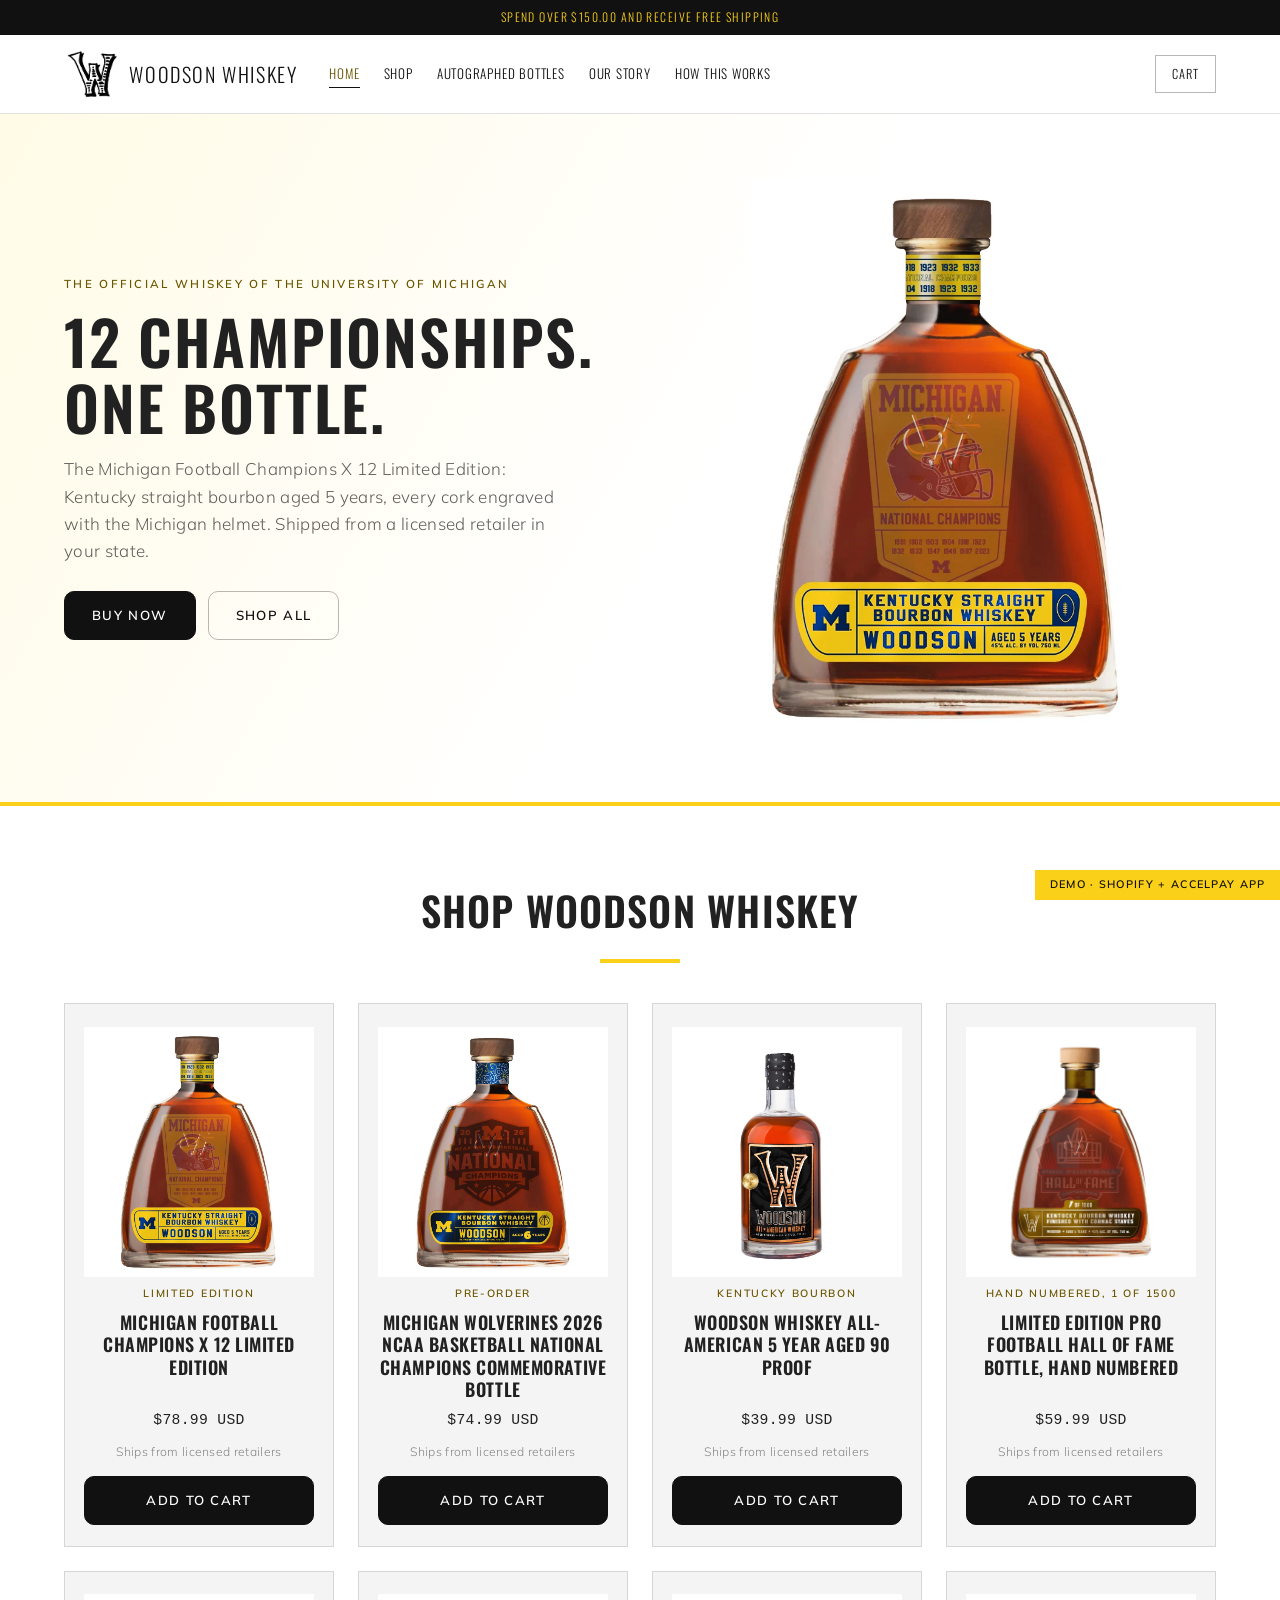
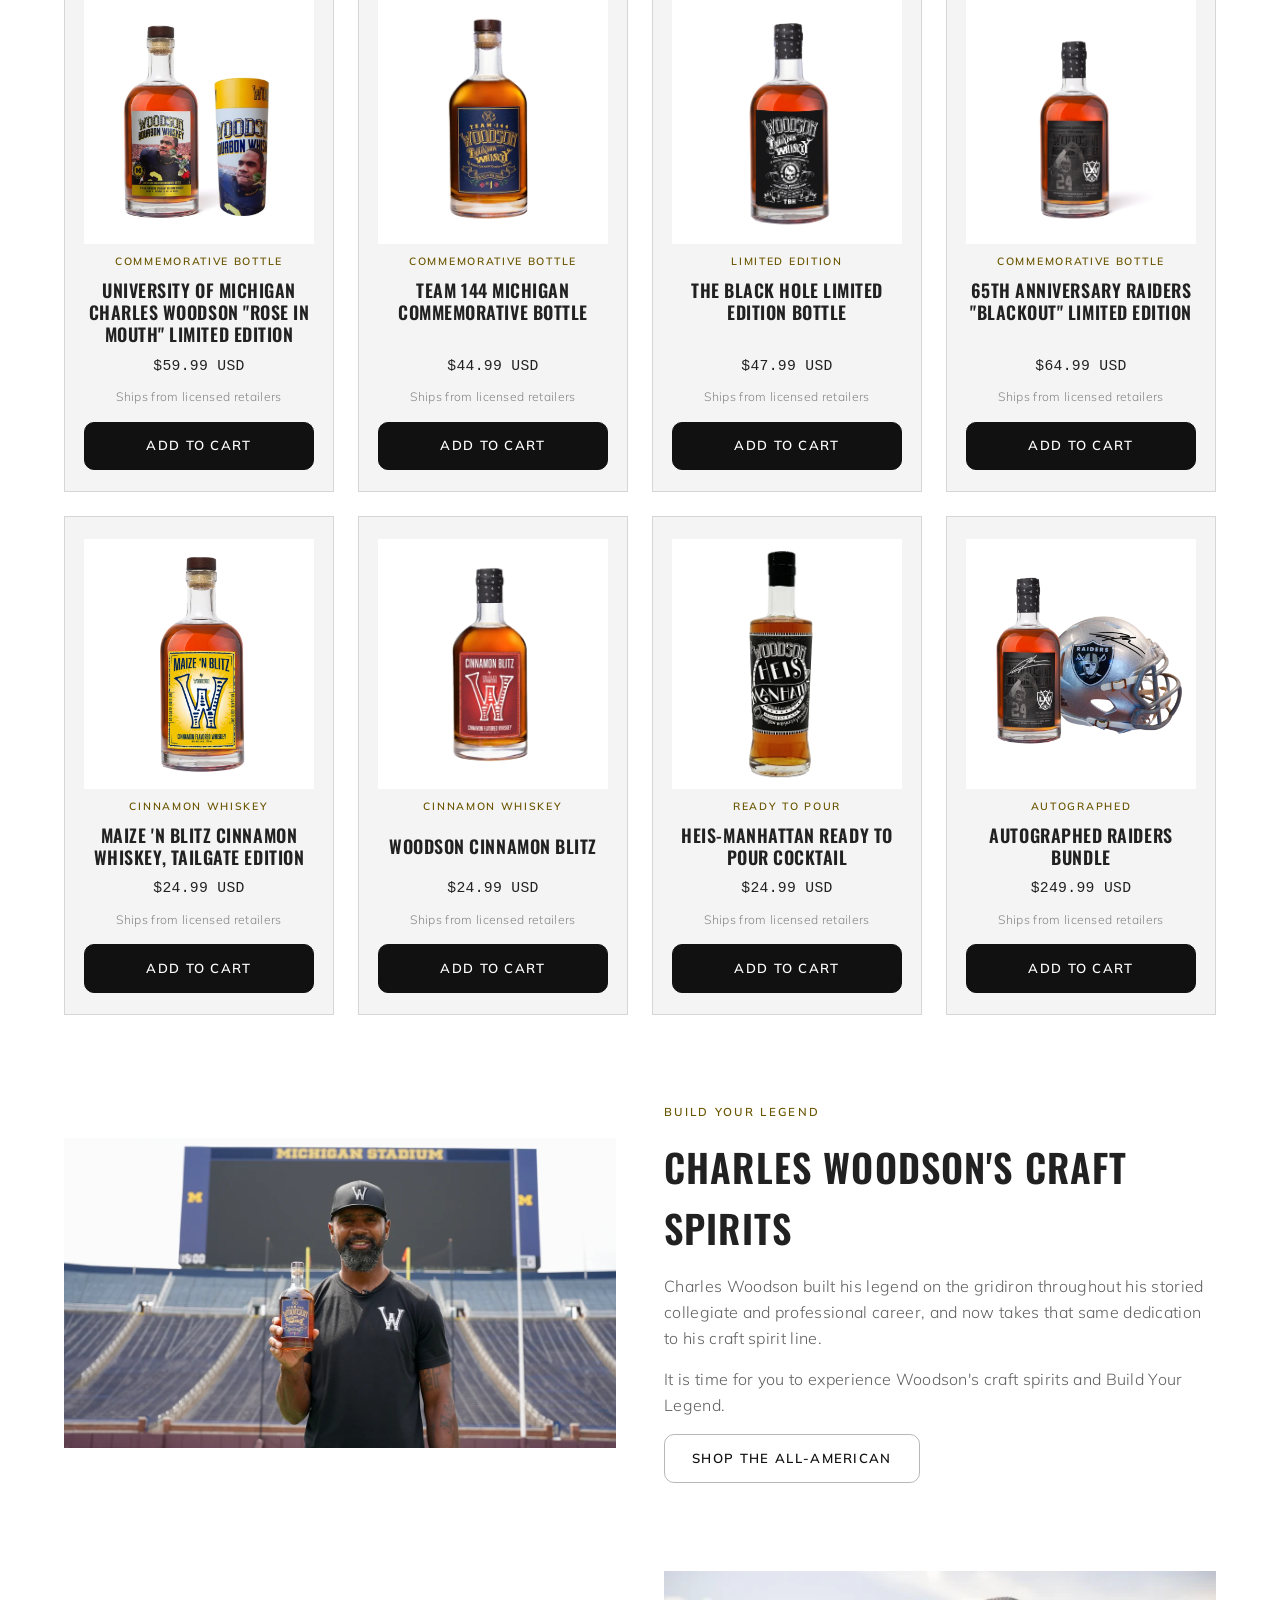
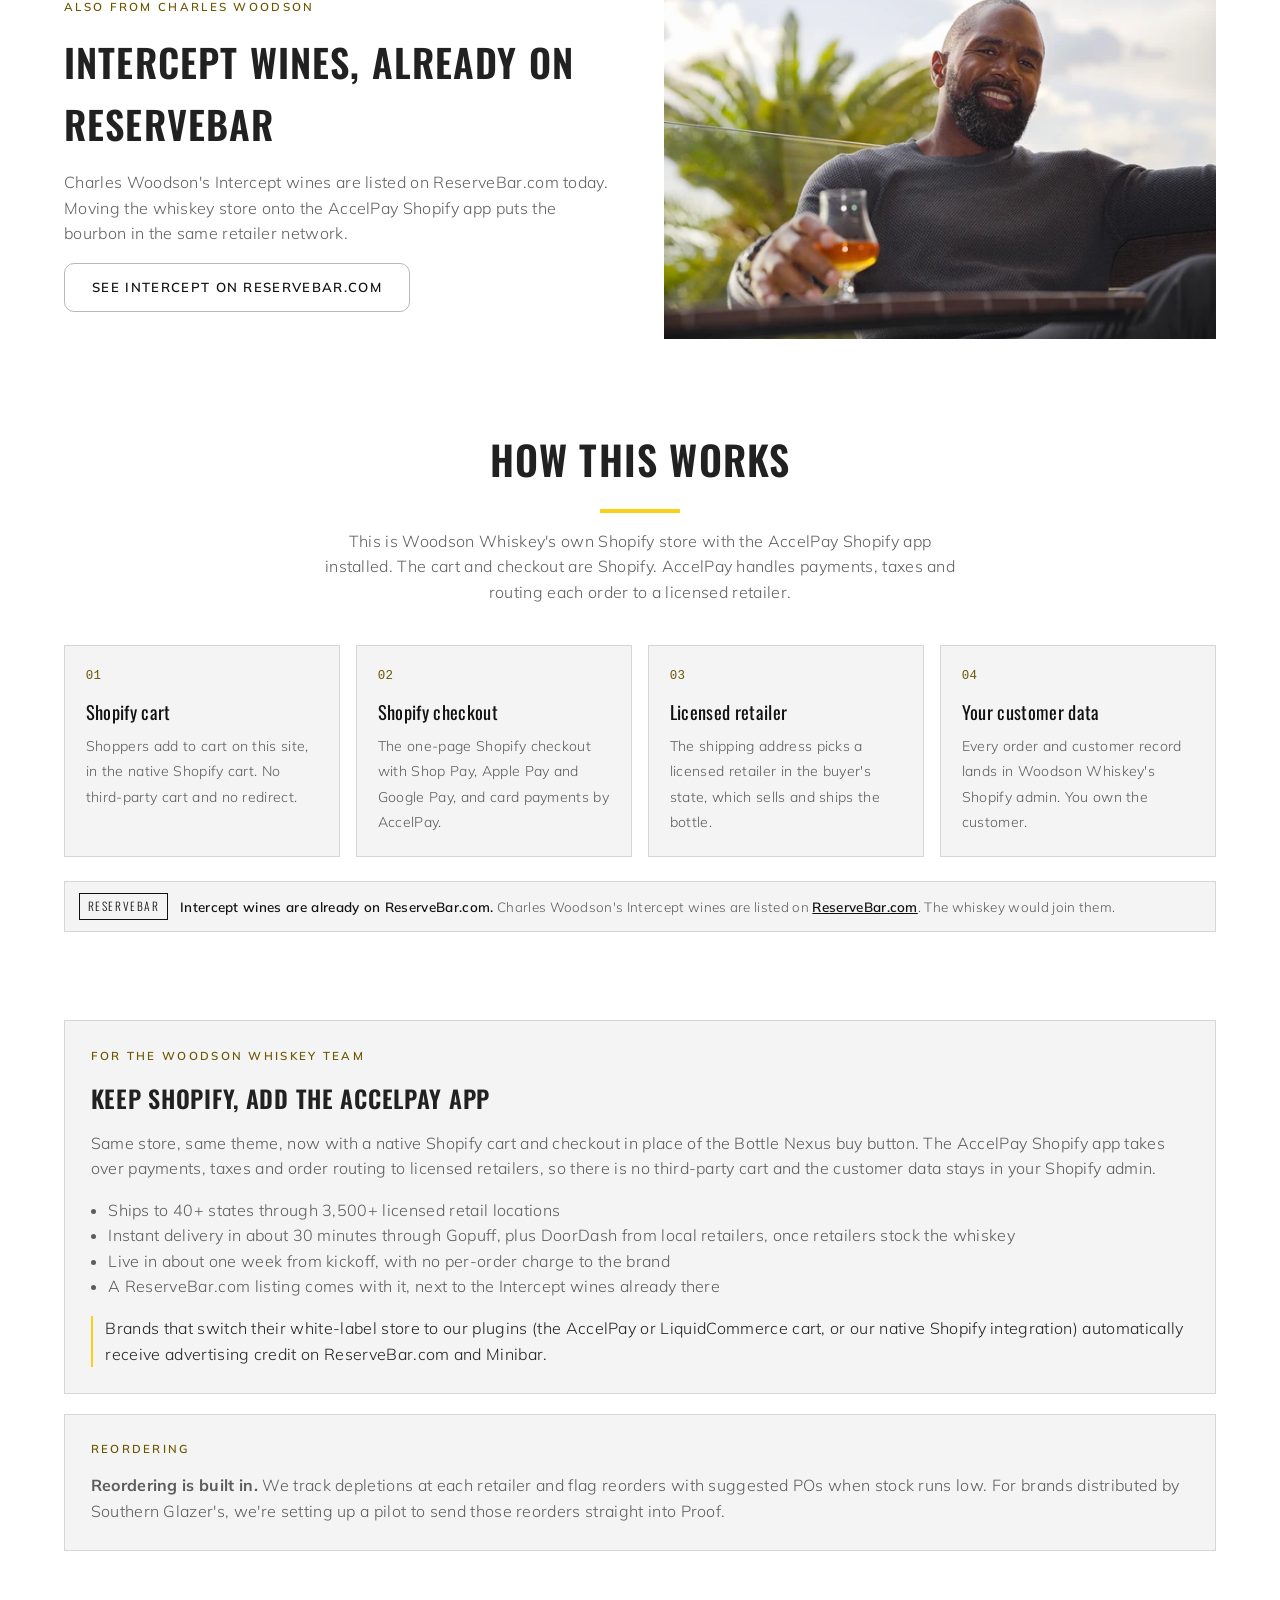
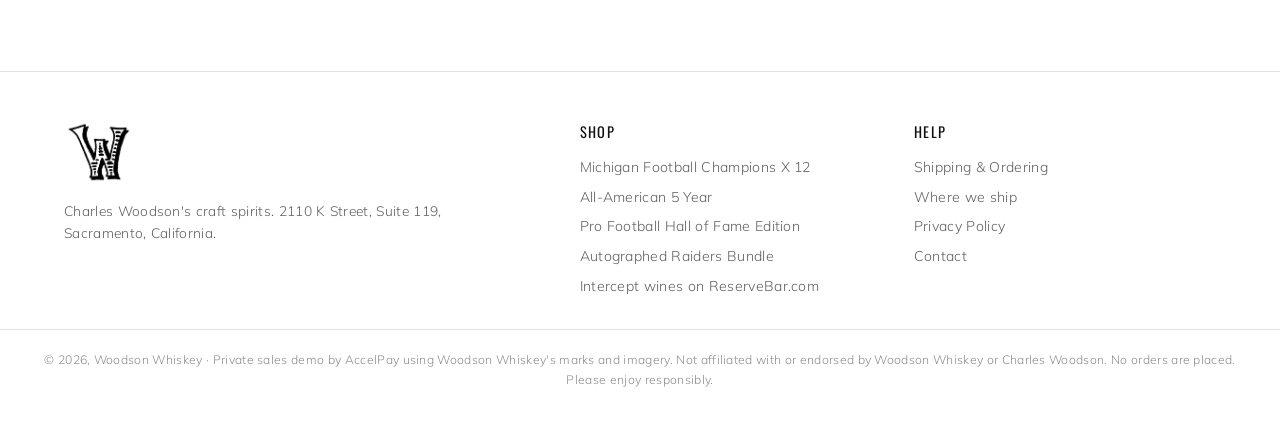
<file: index.html>
<!doctype html>
<html lang="en">
<head>
<meta charset="utf-8">
<meta name="viewport" content="width=device-width,initial-scale=1">
<title>Woodson Whiskey | AccelPay demo</title>
<meta name="robots" content="noindex,nofollow">
<link rel="icon" href="assets/logo.png">
<link rel="preconnect" href="https://fonts.googleapis.com">
<link rel="preconnect" href="https://fonts.gstatic.com" crossorigin>
<link rel="stylesheet" href="https://fonts.googleapis.com/css2?family=Oswald:wght@400;500;600&family=Mulish:wght@300;400;600;700&display=swap">
<link rel="stylesheet" href="styles.css?v=1">
</head>
<body>
<div class="announce">Spend over $150.00 and receive free shipping</div>
<header class="top">
  <div class="hdr">
    <a href="index.html" class="brand-link"><img class="logo" src="assets/logo.png" alt="Woodson Whiskey"><span class="wordmark">Woodson Whiskey</span></a>
    <nav class="main">
      <a href="index.html" aria-current="page">Home</a><a href="index.html#shop">Shop</a><a href="product.html?p=raiders-bundle">Autographed Bottles</a><a href="index.html#story">Our Story</a><a href="index.html#how">How this works</a>
    </nav>
    <div class="hdr-actions">
      <button class="burger" id="burger" aria-label="Menu">&#9776;</button>
      <button class="cart-pill" data-cart-toggle aria-label="Open cart">
        <span class="lbl">Cart</span>
        <span class="count" data-cart-count hidden>0</span>
      </button>
    </div>
  </div>
</header>

<section class="hero">
  <div class="hero-inner">
    <div>
      <div class="eyebrow">The Official Whiskey of the University of Michigan</div>
      <h1>12 Championships. One Bottle.</h1>
      <p>The Michigan Football Champions X 12 Limited Edition: Kentucky straight bourbon aged 5 years, every cork engraved with the Michigan helmet. Shipped from a licensed retailer in your state.</p>
      <div style="display:flex;gap:.75rem;flex-wrap:wrap"><a class="btn" href="product.html">Buy now</a><a class="btn ghost" href="#shop">Shop all</a></div>
    </div>
    <div class="shot"><img src="assets/p-michigan-12.webp" alt="Michigan Football Champions X 12 bottle"></div>
  </div>
</section>

<section class="band" id="shop">
  <div class="section-head">
    <h2>Shop Woodson Whiskey</h2>
    <div class="rule"></div>
    
  </div>
  <div class="grid" id="collection-grid"></div>
</section>

<section class="band" id="story" style="padding-top:1rem">
  <div class="split">
    <img src="assets/hero-2.webp" alt="Charles Woodson at Michigan Stadium">
    <div>
      <div class="eyebrow">Build your legend</div>
      <h2 style="font-size:clamp(1.8rem,4vw,2.4rem);margin:0 0 1rem;text-transform:uppercase">Charles Woodson&#x27;s craft spirits</h2>
      <p>Charles Woodson built his legend on the gridiron throughout his storied collegiate and professional career, and now takes that same dedication to his craft spirit line.</p><p>It is time for you to experience Woodson&#x27;s craft spirits and Build Your Legend.</p>
      <a class="btn ghost" href="product.html?p=all-american">Shop the All-American</a>
    </div>
    
  </div>
</section>
<section class="band" id="" style="padding-top:1rem">
  <div class="split">
    
    <div>
      <div class="eyebrow">Also from Charles Woodson</div>
      <h2 style="font-size:clamp(1.8rem,4vw,2.4rem);margin:0 0 1rem;text-transform:uppercase">Intercept wines, already on ReserveBar</h2>
      <p>Charles Woodson&#x27;s Intercept wines are listed on ReserveBar.com today. Moving the whiskey store onto the AccelPay Shopify app puts the bourbon in the same retailer network.</p>
      <a class="btn ghost" href="https://www.reservebar.com/products/charles-woodsons-intercept-cabernet-sauvignon/GROUPING-1404641">See Intercept on ReserveBar.com</a>
    </div>
    <img src="assets/header.webp" alt="Charles Woodson with a glass of Woodson Whiskey">
  </div>
</section>

<section class="band" id="how" style="padding-top:1rem">
  <div class="section-head">
    <h2>How this works</h2>
    <div class="rule"></div>
    <p>This is Woodson Whiskey's own Shopify store with the AccelPay Shopify app installed. The cart and checkout are Shopify. AccelPay handles payments, taxes and routing each order to a licensed retailer.</p>
  </div>
  <div class="how">
    <div class="step"><span class="n">01</span><b>Shopify cart</b><span>Shoppers add to cart on this site, in the native Shopify cart. No third-party cart and no redirect.</span></div>
    <div class="step"><span class="n">02</span><b>Shopify checkout</b><span>The one-page Shopify checkout with Shop Pay, Apple Pay and Google Pay, and card payments by AccelPay.</span></div>
    <div class="step"><span class="n">03</span><b>Licensed retailer</b><span>The shipping address picks a licensed retailer in the buyer&#x27;s state, which sells and ships the bottle.</span></div>
    <div class="step"><span class="n">04</span><b>Your customer data</b><span>Every order and customer record lands in Woodson Whiskey's Shopify admin. You own the customer.</span></div>
  </div>
  <div class="rb-note" style="margin-top:1.5rem"><span class="rb-mark">ReserveBar</span><span><b>Intercept wines are already on ReserveBar.com.</b> Charles Woodson's Intercept wines are listed on <a href="https://www.reservebar.com/products/charles-woodsons-intercept-cabernet-sauvignon/GROUPING-1404641" target="_blank" rel="noopener">ReserveBar.com</a>. The whiskey would join them.</span></div>
</section>

<section class="band" style="padding-top:1rem">
  <div class="panel">
    <div class="eyebrow">For the Woodson Whiskey team</div>
    <h2>Keep Shopify, add the AccelPay app</h2>
    <p style="margin:0 0 1rem">Same store, same theme, now with a native Shopify cart and checkout in place of the Bottle Nexus buy button. The AccelPay Shopify app takes over payments, taxes and order routing to licensed retailers, so there is no third-party cart and the customer data stays in your Shopify admin.</p>
    <ul style="margin:0 0 1rem;padding-left:1.1rem"><li>Ships to 40+ states through 3,500+ licensed retail locations</li><li>Instant delivery in about 30 minutes through Gopuff, plus DoorDash from local retailers, once retailers stock the whiskey</li><li>Live in about one week from kickoff, with no per-order charge to the brand</li><li>A ReserveBar.com listing comes with it, next to the Intercept wines already there</li></ul>
    <p class="credit">Brands that switch their white-label store to our plugins (the AccelPay or LiquidCommerce cart, or our native Shopify integration) automatically receive advertising credit on ReserveBar.com and Minibar.</p>
  </div>
  <div class="panel">
    <div class="eyebrow">Reordering</div>
    <p style="margin:0" class="reorder"><b>Reordering is built in.</b> We track depletions at each retailer and flag reorders with suggested POs when stock runs low. For brands distributed by Southern Glazer's, we're setting up a pilot to send those reorders straight into Proof.</p>
  </div>
</section>
<footer class="site">
  <div class="ft">
    <div>
      <img src="assets/logo.png" alt="Woodson Whiskey" style="height:64px;width:auto">
      <p style="font-size:.86rem;margin-top:1rem;max-width:24rem;color:var(--muted)">Charles Woodson&#x27;s craft spirits. 2110 K Street, Suite 119, Sacramento, California.</p>
    </div>
    <div><h4>Shop</h4><ul><li><a href="product.html">Michigan Football Champions X 12</a></li><li><a href="product.html?p=all-american">All-American 5 Year</a></li><li><a href="product.html?p=hof">Pro Football Hall of Fame Edition</a></li><li><a href="product.html?p=raiders-bundle">Autographed Raiders Bundle</a></li><li><a href="https://www.reservebar.com/products/charles-woodsons-intercept-cabernet-sauvignon/GROUPING-1404641" target="_blank" rel="noopener">Intercept wines on ReserveBar.com</a></li></ul></div>
    <div><h4>Help</h4><ul>
      <li><a href="index.html#how">Shipping &amp; Ordering</a></li>
      <li><a href="index.html#how">Where we ship</a></li>
      <li><a href="#">Privacy Policy</a></li>
      <li><a href="#">Contact</a></li></ul></div>
  </div>
  <div class="legal-row">
    &copy; 2026, Woodson Whiskey &middot; Private sales demo by AccelPay using Woodson Whiskey's marks and imagery. Not affiliated with or endorsed by Woodson Whiskey or Charles Woodson.
    No orders are placed. Please enjoy responsibly.
  </div>
</footer>

<div class="scrim" id="scrim"></div>
<aside class="drawer" id="drawer" aria-label="Your cart">
  <div class="dh"><h2>Your cart</h2><button class="x" id="drawer-close" aria-label="Close">&times;</button></div>
  <div class="cols"><span>Product</span><span>Total</span></div>
  <div class="items" id="drawer-items"></div>
  <div class="df" id="drawer-foot"></div>
</aside>
<div class="ribbon">Demo &middot; Shopify + AccelPay app</div>
<script src="data.js?v=1"></script>
<script src="app.js?v=1"></script>
</body>
</html>
</file>
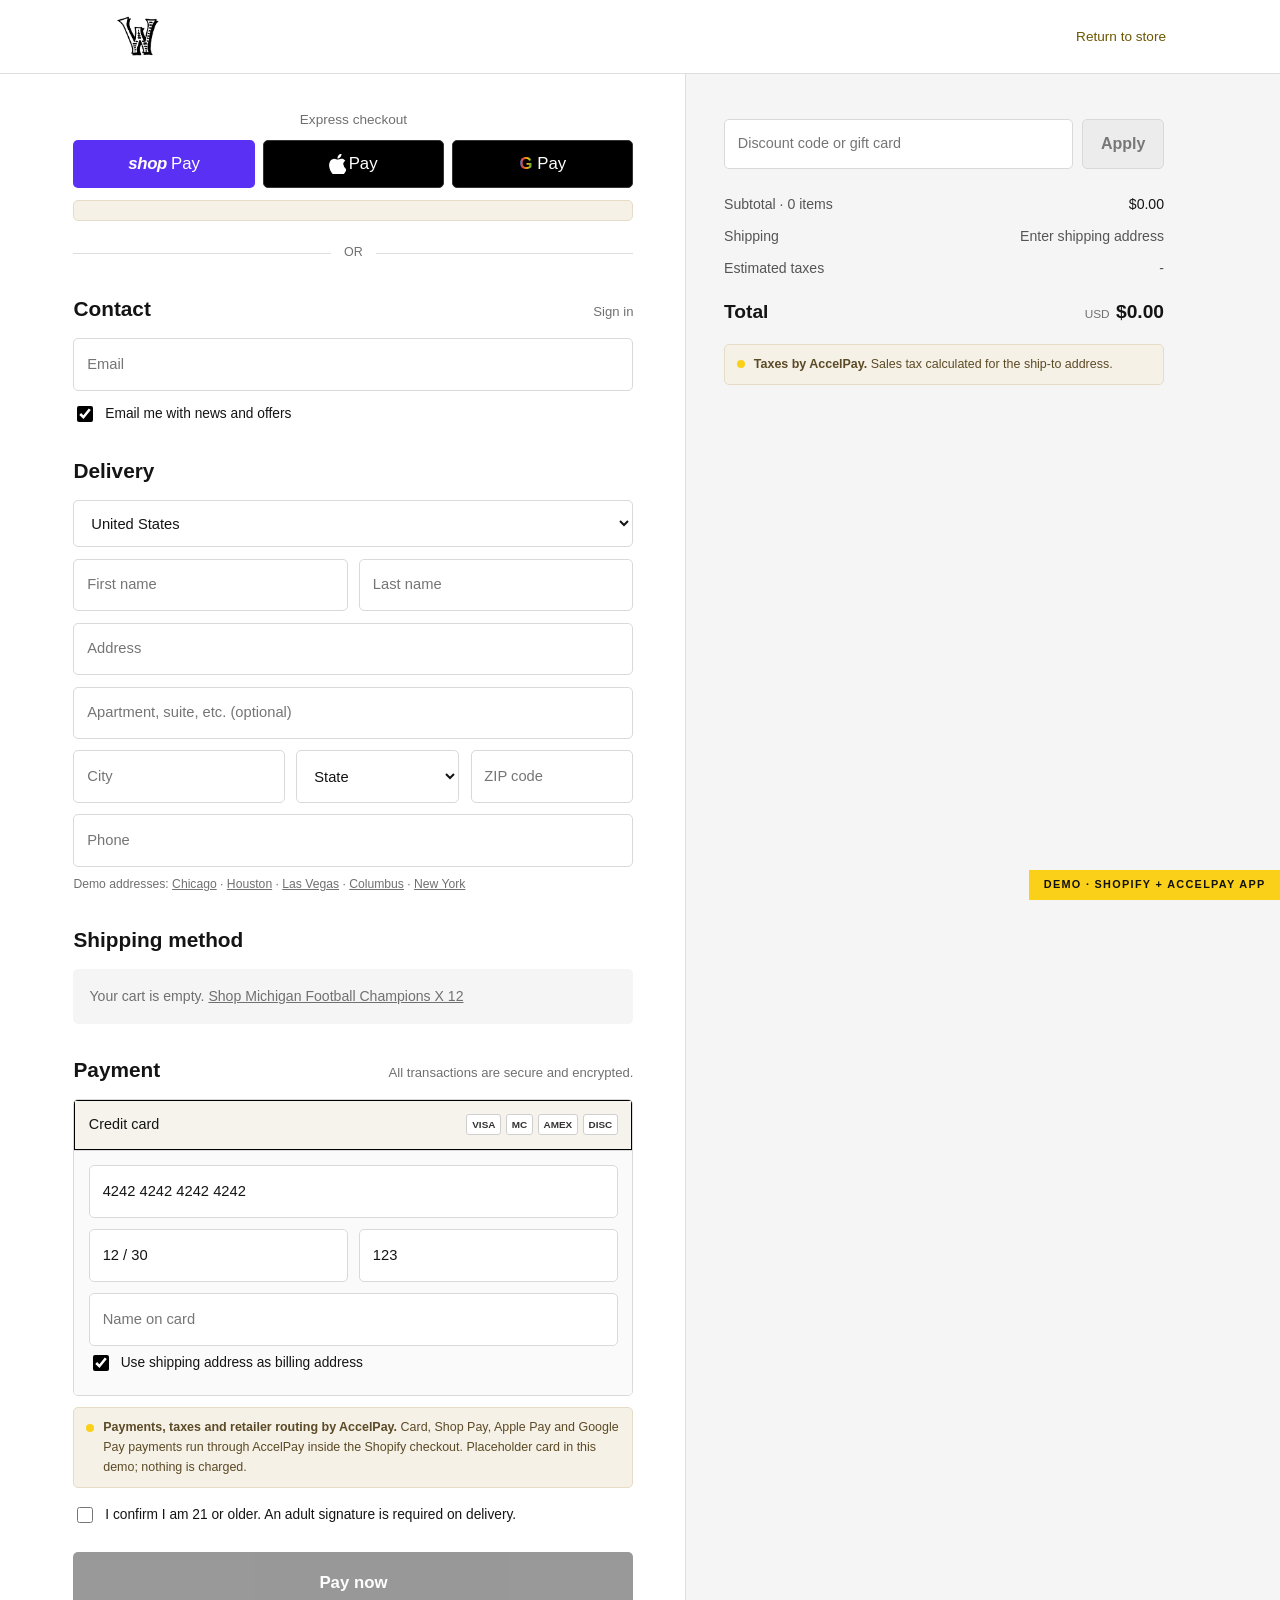
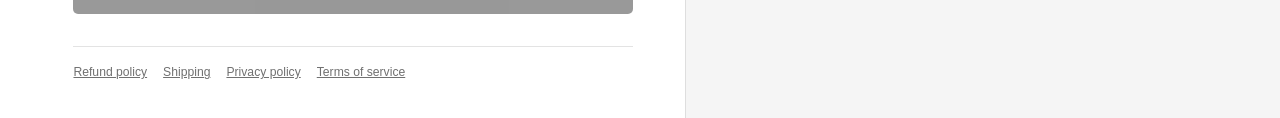
<file: checkout.html>
<!doctype html>
<html lang="en">
<head>
<meta charset="utf-8">
<meta name="viewport" content="width=device-width,initial-scale=1">
<title>Checkout | Woodson Whiskey</title>
<meta name="robots" content="noindex,nofollow">
<link rel="icon" href="assets/logo.png">
<link rel="preconnect" href="https://fonts.googleapis.com">
<link rel="preconnect" href="https://fonts.gstatic.com" crossorigin>
<link rel="stylesheet" href="https://fonts.googleapis.com/css2?family=Oswald:wght@400;500;600&family=Mulish:wght@300;400;600;700&display=swap">
<link rel="stylesheet" href="styles.css?v=1">
</head>
<body class="co">
<div class="co-head"><div class="in">
  <a href="index.html"><img src="assets/logo.png" alt="Woodson Whiskey"></a>
  <a class="bag" href="product.html">Return to store</a>
</div></div>

<div id="confirmed" hidden>
  <div class="thanks">
    <h1>Thank you!</h1>
    <p>This is a demo, so nothing was charged and no order was sent.</p>
    <p class="num" id="order-num"></p>
    <p id="order-by"></p>
    <p id="order-total"></p>
    <p style="font-size:.85rem">On the live store, this order and the customer record appear in Woodson Whiskey's Shopify admin.</p>
    <a class="pay-btn" href="index.html" style="display:inline-block;width:auto;padding:.9rem 1.6rem;text-decoration:none">Continue shopping</a>
  </div>
</div>

<div id="checkout-view" class="checkout">
  <div class="co-left"><div class="inner">
    <form id="co-form" autocomplete="off">
      <div class="xp-title">Express checkout</div>
      <div id="xpay-top"></div>
      <div id="xpay-note" class="callout" hidden></div>
      <div class="or"><span>OR</span></div>
      <div class="co-h">Contact <small>Sign in</small></div>
      <input class="co-field" type="email" name="email" placeholder="Email" required>
      <label class="co-chk"><input type="checkbox" checked> Email me with news and offers</label>

      <div class="co-h">Delivery</div>
      <select class="co-field" aria-label="Country/Region"><option>United States</option></select>
      <div class="co-row">
        <input class="co-field" name="first" placeholder="First name" required>
        <input class="co-field" name="last" placeholder="Last name" required>
      </div>
      <input class="co-field" name="address1" placeholder="Address" required>
      <input class="co-field" name="address2" placeholder="Apartment, suite, etc. (optional)">
      <div class="co-row3">
        <input class="co-field" name="city" placeholder="City" required>
        <select class="co-field" id="state" aria-label="State" required><option value="">State</option><option value="AL">Alabama</option><option value="AK">Alaska</option><option value="AZ">Arizona</option><option value="AR">Arkansas</option><option value="CA">California</option><option value="CO">Colorado</option><option value="CT">Connecticut</option><option value="DE">Delaware</option><option value="DC">District of Columbia</option><option value="FL">Florida</option><option value="GA">Georgia</option><option value="HI">Hawaii</option><option value="ID">Idaho</option><option value="IL">Illinois</option><option value="IN">Indiana</option><option value="IA">Iowa</option><option value="KS">Kansas</option><option value="KY">Kentucky</option><option value="LA">Louisiana</option><option value="ME">Maine</option><option value="MD">Maryland</option><option value="MA">Massachusetts</option><option value="MI">Michigan</option><option value="MN">Minnesota</option><option value="MS">Mississippi</option><option value="MO">Missouri</option><option value="MT">Montana</option><option value="NE">Nebraska</option><option value="NV">Nevada</option><option value="NH">New Hampshire</option><option value="NJ">New Jersey</option><option value="NM">New Mexico</option><option value="NY">New York</option><option value="NC">North Carolina</option><option value="ND">North Dakota</option><option value="OH">Ohio</option><option value="OK">Oklahoma</option><option value="OR">Oregon</option><option value="PA">Pennsylvania</option><option value="RI">Rhode Island</option><option value="SC">South Carolina</option><option value="SD">South Dakota</option><option value="TN">Tennessee</option><option value="TX">Texas</option><option value="UT">Utah</option><option value="VT">Vermont</option><option value="VA">Virginia</option><option value="WA">Washington</option><option value="WV">West Virginia</option><option value="WI">Wisconsin</option><option value="WY">Wyoming</option></select>
        <input class="co-field" id="zip" name="zip" placeholder="ZIP code" inputmode="numeric" maxlength="5" required>
      </div>
      <input class="co-field" name="phone" placeholder="Phone" type="tel">
      <div style="font-size:.76rem;color:#707070;margin:-.2rem 0 .3rem">Demo addresses:
        <a href="#" data-fill="233 S Wacker Dr|Chicago|60606" onclick="return false">Chicago</a> &middot;
        <a href="#" data-fill="1001 Westheimer Rd|Houston|77006" onclick="return false">Houston</a> &middot;
        <a href="#" data-fill="3570 Las Vegas Blvd S|Las Vegas|89109" onclick="return false">Las Vegas</a> &middot;
        <a href="#" data-fill="411 Woody Hayes Dr|Columbus|43210" onclick="return false">Columbus</a> &middot;
        <a href="#" data-fill="350 E 13th St|New York|10009" onclick="return false">New York</a>
      </div>

      <div class="co-h">Shipping method</div>
      <div id="rates"></div>

      <div class="co-h">Payment <small>All transactions are secure and encrypted.</small></div>
      <div class="pay-box">
        <div class="ph"><span>Credit card</span><span class="cards"><span>VISA</span><span>MC</span><span>AMEX</span><span>DISC</span></span></div>
        <div class="pb">
          <input class="co-field" placeholder="Card number" value="4242 4242 4242 4242" aria-label="Card number">
          <div class="co-row">
            <input class="co-field" placeholder="Expiration date (MM / YY)" value="12 / 30" aria-label="Expiration">
            <input class="co-field" placeholder="Security code" value="123" aria-label="Security code">
          </div>
          <input class="co-field" placeholder="Name on card" aria-label="Name on card" style="margin-bottom:.3rem">
          <label class="co-chk"><input type="checkbox" checked> Use shipping address as billing address</label>
        </div>
      </div>
      <div class="callout"><span class="dot"></span><span><b>Payments, taxes and retailer routing by AccelPay.</b> Card, Shop Pay, Apple Pay and Google Pay payments run through AccelPay inside the Shopify checkout. Placeholder card in this demo; nothing is charged.</span></div>
      <label class="co-chk" style="margin-top:1rem"><input type="checkbox" required> I confirm I am 21 or older. An adult signature is required on delivery.</label>
      <button class="pay-btn" id="pay" type="submit" disabled>Pay now</button>
      <div class="co-links"><a href="#">Refund policy</a><a href="#">Shipping</a><a href="#">Privacy policy</a><a href="#">Terms of service</a></div>
    </form>
  </div></div>
  <div class="co-right"><div class="inner" id="os"></div></div>
</div>
<div class="ribbon">Demo &middot; Shopify + AccelPay app</div>
<script src="data.js?v=1"></script>
<script src="app.js?v=1"></script>
</body>
</html>
</file>
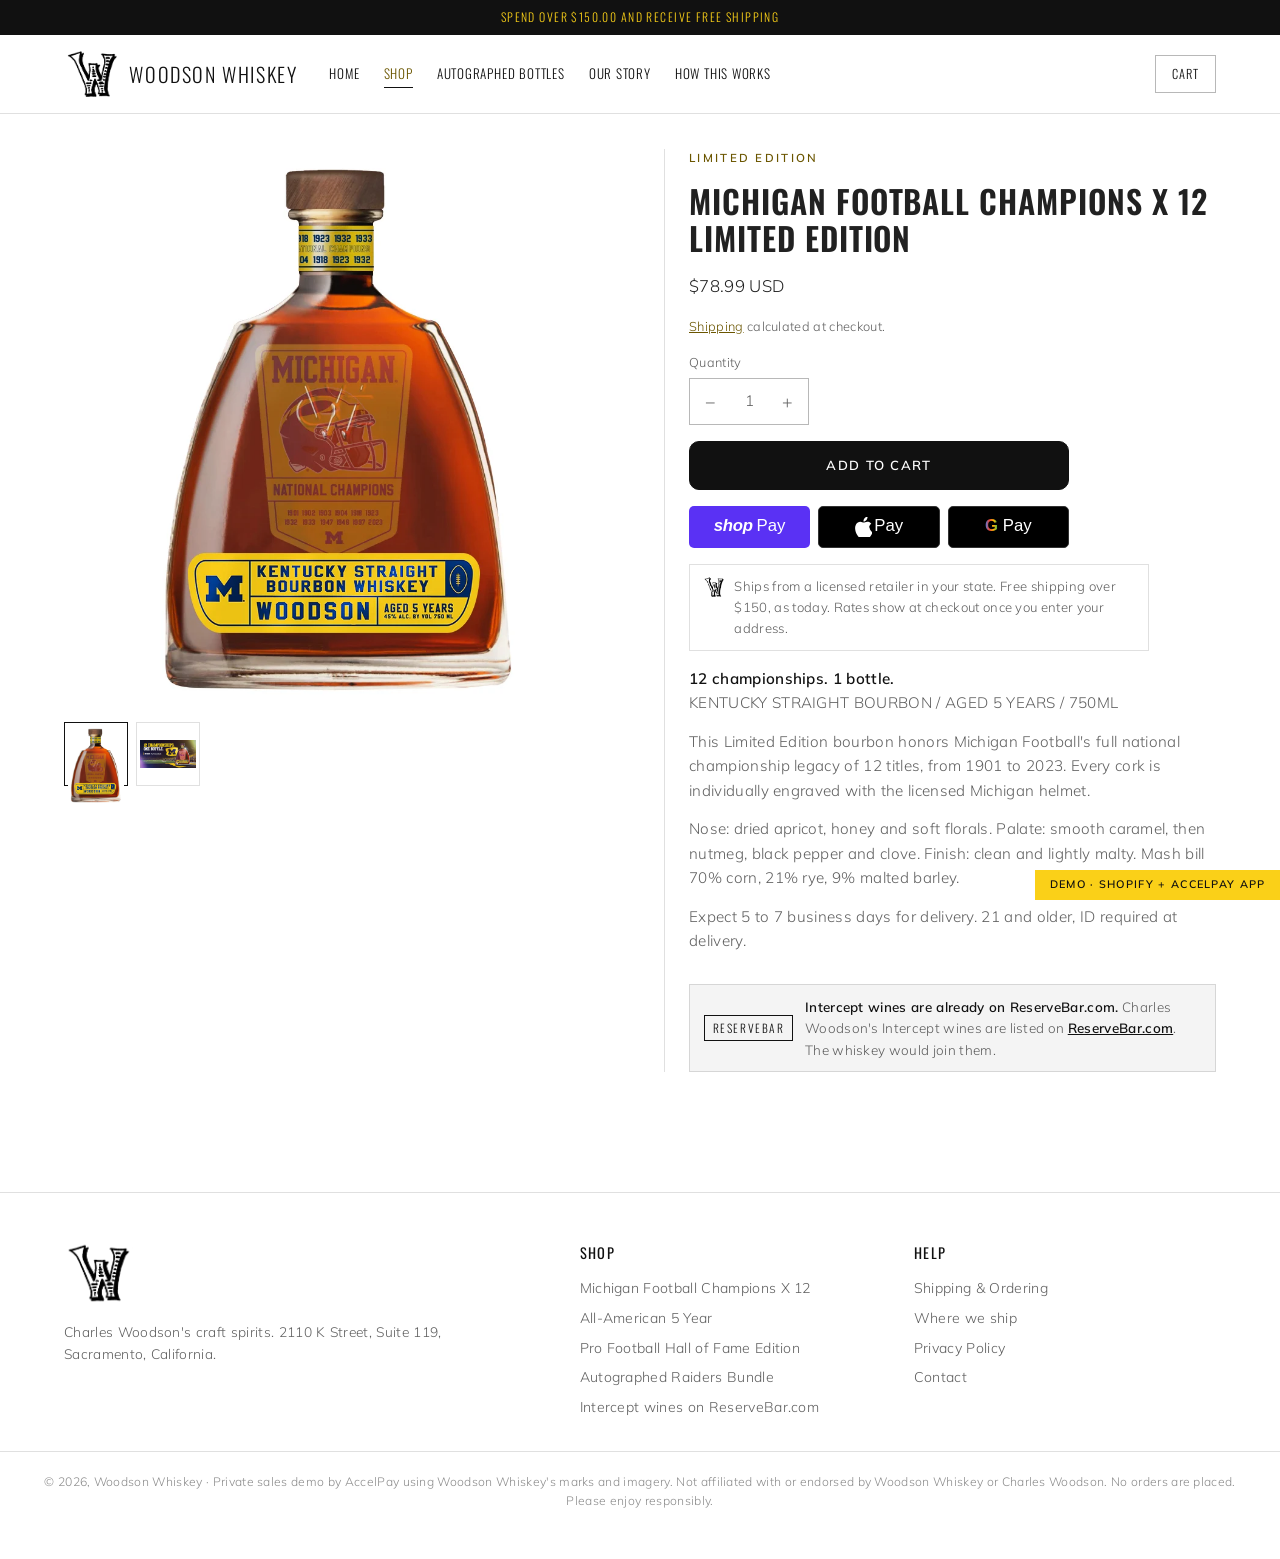
<file: product.html>
<!doctype html>
<html lang="en">
<head>
<meta charset="utf-8">
<meta name="viewport" content="width=device-width,initial-scale=1">
<title>Michigan Football Champions X 12 Limited Edition | Woodson Whiskey</title>
<meta name="robots" content="noindex,nofollow">
<link rel="icon" href="assets/logo.png">
<link rel="preconnect" href="https://fonts.googleapis.com">
<link rel="preconnect" href="https://fonts.gstatic.com" crossorigin>
<link rel="stylesheet" href="https://fonts.googleapis.com/css2?family=Oswald:wght@400;500;600&family=Mulish:wght@300;400;600;700&display=swap">
<link rel="stylesheet" href="styles.css?v=1">
</head>
<body>
<div class="announce">Spend over $150.00 and receive free shipping</div>
<header class="top">
  <div class="hdr">
    <a href="index.html" class="brand-link"><img class="logo" src="assets/logo.png" alt="Woodson Whiskey"><span class="wordmark">Woodson Whiskey</span></a>
    <nav class="main">
      <a href="index.html">Home</a><a href="index.html#shop" aria-current="page">Shop</a><a href="product.html?p=raiders-bundle">Autographed Bottles</a><a href="index.html#story">Our Story</a><a href="index.html#how">How this works</a>
    </nav>
    <div class="hdr-actions">
      <button class="burger" id="burger" aria-label="Menu">&#9776;</button>
      <button class="cart-pill" data-cart-toggle aria-label="Open cart">
        <span class="lbl">Cart</span>
        <span class="count" data-cart-count hidden>0</span>
      </button>
    </div>
  </div>
</header>

<main class="band" style="padding-top:2.2rem">
  <div class="pdp" id="pdp" data-handle="michigan-12"></div>
</main>
<script>
(function () { var p = new URLSearchParams(location.search).get('p'); if (p) document.getElementById('pdp').setAttribute('data-handle', p); })();
</script>
<footer class="site">
  <div class="ft">
    <div>
      <img src="assets/logo.png" alt="Woodson Whiskey" style="height:64px;width:auto">
      <p style="font-size:.86rem;margin-top:1rem;max-width:24rem;color:var(--muted)">Charles Woodson&#x27;s craft spirits. 2110 K Street, Suite 119, Sacramento, California.</p>
    </div>
    <div><h4>Shop</h4><ul><li><a href="product.html">Michigan Football Champions X 12</a></li><li><a href="product.html?p=all-american">All-American 5 Year</a></li><li><a href="product.html?p=hof">Pro Football Hall of Fame Edition</a></li><li><a href="product.html?p=raiders-bundle">Autographed Raiders Bundle</a></li><li><a href="https://www.reservebar.com/products/charles-woodsons-intercept-cabernet-sauvignon/GROUPING-1404641" target="_blank" rel="noopener">Intercept wines on ReserveBar.com</a></li></ul></div>
    <div><h4>Help</h4><ul>
      <li><a href="index.html#how">Shipping &amp; Ordering</a></li>
      <li><a href="index.html#how">Where we ship</a></li>
      <li><a href="#">Privacy Policy</a></li>
      <li><a href="#">Contact</a></li></ul></div>
  </div>
  <div class="legal-row">
    &copy; 2026, Woodson Whiskey &middot; Private sales demo by AccelPay using Woodson Whiskey's marks and imagery. Not affiliated with or endorsed by Woodson Whiskey or Charles Woodson.
    No orders are placed. Please enjoy responsibly.
  </div>
</footer>

<div class="scrim" id="scrim"></div>
<aside class="drawer" id="drawer" aria-label="Your cart">
  <div class="dh"><h2>Your cart</h2><button class="x" id="drawer-close" aria-label="Close">&times;</button></div>
  <div class="cols"><span>Product</span><span>Total</span></div>
  <div class="items" id="drawer-items"></div>
  <div class="df" id="drawer-foot"></div>
</aside>
<div class="ribbon">Demo &middot; Shopify + AccelPay app</div>
<script src="data.js?v=1"></script>
<script src="app.js?v=1"></script>
</body>
</html>
</file>
<file: styles.css>
/* Woodson Whiskey x AccelPay demo. Base: leportier-accelpay-demo. Palette from woodsonwhiskey.com (Venue theme): white ground, #212121 text, maize #fad018 brand color, #111 buttons, Oswald headings. */

:root {
  --black: #ffffff; --panel: #f4f4f4; --panel-2: #ececec; --ink: #212121;
  --muted: rgba(33,33,33,.72); --muted-2: rgba(33,33,33,.52);
  --line: rgba(0,0,0,.12); --line-2: rgba(0,0,0,.28);
  --gold: #111111; --gold-hi: #6b5600; --gold-soft: rgba(250,208,24,.18); --green: #2f6b4f; --red: #c00000;
  --head: #111111; --btn-ink: #ffffff; --img-bg: #ffffff; --drawer-bg: #ffffff; --ann-bg: #111111; --ann-ink: #fad018; --co-head-bg: #ffffff;
  --serif: "Oswald", "Arial Narrow", sans-serif; --sans: "Mulish", -apple-system, BlinkMacSystemFont, "Helvetica Neue", Arial, sans-serif;
  --mono: ui-monospace, SFMono-Regular, Menlo, monospace; --maxw: 1200px; --btn-radius: 10px;
  --cart-glyph: url("data:image/svg+xml;utf8,<svg xmlns='http://www.w3.org/2000/svg' viewBox='0 0 24 24' fill='none' stroke='black' stroke-width='2' stroke-linecap='round' stroke-linejoin='round'><path d='M6 2 3 6v14a2 2 0 0 0 2 2h14a2 2 0 0 0 2-2V6l-3-4z'/><path d='M3 6h18'/><path d='M16 10a4 4 0 0 1-8 0'/></svg>");
}

* { box-sizing: border-box; }
html { scroll-behavior: smooth; }
body {
  margin: 0; background: var(--black); color: var(--ink);
  font-family: var(--sans); font-weight: 300; font-size: 16px; line-height: 1.6;
  letter-spacing: .02em; -webkit-font-smoothing: antialiased;
}
img { max-width: 100%; display: block; }
a { color: inherit; }
button { font: inherit; cursor: pointer; color: inherit; }
:focus-visible { outline: 2px solid var(--gold); outline-offset: 2px; }

/* ---------------------------------------------------------------- header */
.announce {
  background: var(--ann-bg); color: var(--ann-ink); text-align: center;
  font-family: var(--serif); font-size: .74rem; letter-spacing: .12em;
  text-transform: uppercase; padding: .5rem 1rem;
}
header.top { position: sticky; top: 0; z-index: 60; background: var(--black); border-bottom: 1px solid var(--line); }
.hdr { max-width: var(--maxw); margin: 0 auto; padding: .8rem 1.5rem; display: flex; align-items: center; gap: 2rem; }
.hdr img.logo { height: 62px; width: auto; }
nav.main { display: flex; gap: 1.5rem; flex-wrap: wrap; }
nav.main a {
  font-family: var(--serif); font-size: .82rem; letter-spacing: .06em; text-transform: uppercase;
  text-decoration: none; color: var(--head); padding: .2rem 0; border-bottom: 1px solid transparent;
}
nav.main a:hover, nav.main a[aria-current] { color: var(--gold-hi); border-bottom-color: var(--gold); }
.hdr-actions { margin-left: auto; display: flex; align-items: center; gap: .75rem; }
.cart-pill {
  display: inline-flex; align-items: center; gap: .5rem; background: transparent;
  border: 1px solid var(--line-2); color: var(--head); padding: .5rem 1rem;
  font-family: var(--serif); font-size: .78rem; letter-spacing: .08em; text-transform: uppercase;
}
.cart-pill:hover { border-color: var(--gold); color: var(--gold-hi); }
.cart-pill .count {
  background: var(--gold); color: var(--btn-ink); min-width: 1.35rem; height: 1.35rem; border-radius: 999px;
  display: inline-grid; place-items: center; font-family: var(--mono); font-size: .7rem; padding: 0 .3rem;
}
.cart-pill .count[hidden] { display: none; }
.burger { display: none; background: none; border: none; font-size: 1.5rem; line-height: 1; color: var(--head); }

/* ---------------------------------------------------------------- type + buttons */
.eyebrow { font-family: var(--sans); font-size: .72rem; font-weight: 600; letter-spacing: .2em; text-transform: uppercase; color: var(--gold-hi); margin-bottom: .9rem; }
h1, h2, h3 { font-family: var(--serif); font-weight: 400; letter-spacing: .03em; }
.rule { width: 190px; height: 2px; margin: 1.1rem auto 0; background: linear-gradient(90deg, transparent, var(--gold), transparent); }

.btn {
  display: inline-flex; align-items: center; justify-content: center; gap: .5rem;
  background: var(--gold); color: var(--btn-ink); border: 1px solid var(--gold); border-radius: var(--btn-radius, 0);
  padding: .8rem 1.7rem; font-family: var(--sans); font-weight: 600; font-size: .82rem;
  letter-spacing: .1em; text-transform: uppercase; text-decoration: none;
}
.btn:hover { background: var(--gold-hi); border-color: var(--gold-hi); }
.btn.ghost { background: transparent; color: var(--head); border-color: var(--line-2); }
.btn.ghost:hover { border-color: var(--gold); color: var(--gold-hi); }
.btn:disabled { opacity: .4; cursor: not-allowed; }
.btn.block { width: 100%; }

/* ---------------------------------------------------------------- hero */
.hero { position: relative; overflow: hidden; border-bottom: 1px solid var(--line); }
.hero-inner { max-width: var(--maxw); margin: 0 auto; padding: 4rem 1.5rem; display: grid; grid-template-columns: 1.05fr 1fr; gap: 3rem; align-items: center; }
.hero h1 { font-size: clamp(2.3rem, 5.4vw, 3.8rem); line-height: 1.08; margin: 0 0 1rem; text-transform: uppercase; }
.hero p { color: var(--muted); font-size: 1.06rem; margin: 0 0 1.7rem; max-width: 32rem; }
.hero .shot img { width: 100%; max-height: 560px; object-fit: contain; }

/* ---------------------------------------------------------------- sections */
.band { max-width: var(--maxw); margin: 0 auto; padding: 4.5rem 1.5rem; }
.section-head { text-align: center; margin-bottom: 2.5rem; }
.section-head h2 { font-size: clamp(1.8rem, 4vw, 2.5rem); margin: 0; text-transform: uppercase; }
.section-head p { color: var(--muted); margin: 1rem auto 0; max-width: 40rem; }

.grid { display: grid; grid-template-columns: repeat(auto-fill, minmax(240px, 1fr)); gap: 1.5rem; }
.card {
  background: var(--panel); border: 1px solid var(--line); padding: 1.4rem 1.2rem 1.3rem;
  display: flex; flex-direction: column; gap: .55rem; text-align: center; text-decoration: none; color: inherit;
}
.card:hover { border-color: var(--gold); }
.card .shot { height: 250px; display: grid; place-items: center; overflow: hidden; }
.card .shot img { max-height: 250px; width: auto; object-fit: contain; }
.card h3 { font-size: 1.12rem; margin: 0; line-height: 1.25; text-transform: uppercase; min-height: 2.8rem; display: grid; place-items: center; }
.card .tag { font-size: .66rem; font-weight: 600; letter-spacing: .16em; text-transform: uppercase; color: var(--gold-hi); }
.card .price { font-family: var(--mono); font-size: .92rem; margin-top: auto; }
.card .avail { font-size: .76rem; color: var(--muted-2); }

.split { display: grid; grid-template-columns: 1fr 1fr; gap: 3rem; align-items: center; }
.split img { width: 100%; }
.split p { color: var(--muted); }

/* how it works */
.how { display: grid; grid-template-columns: repeat(4, 1fr); gap: 1rem; }
.how .step { border: 1px solid var(--line); padding: 1.3rem; background: var(--panel); }
.how .step b { display: block; font-family: var(--serif); font-weight: 400; font-size: 1.15rem; margin-bottom: .4rem; color: var(--head); }
.how .step span { font-size: .88rem; color: var(--muted); }
.how .step .n { font-family: var(--mono); color: var(--gold-hi); font-size: .78rem; display: block; margin-bottom: .6rem; }

.rb-note {
  display: flex; align-items: center; gap: .75rem; border: 1px solid var(--line); background: var(--panel);
  padding: .7rem .9rem; font-size: .84rem; color: var(--muted);
}
.rb-note b { color: var(--head); font-weight: 600; }
.rb-note a { color: var(--gold-hi); }
.rb-mark { font-family: var(--serif); font-size: .72rem; letter-spacing: .14em; text-transform: uppercase; border: 1px solid var(--gold); color: var(--gold-hi); padding: .2rem .45rem; white-space: nowrap; }

/* ---------------------------------------------------------------- product page (Shopify theme) */
.pdp { display: grid; grid-template-columns: minmax(0,1fr) minmax(0,1fr); gap: 3rem; align-items: start; }
.pdp .gallery { display: flex; flex-direction: column; gap: .8rem; min-width: 0; }
.pdp .gallery .main { background: var(--img-bg); display: grid; place-items: center; min-height: 420px; }
.pdp .gallery .main img { max-height: 560px; width: auto; object-fit: contain; }
.pdp .thumbs { display: flex; gap: .5rem; }
.pdp .thumbs button { width: 64px; height: 64px; border: 1px solid var(--line); background: var(--img-bg); padding: 3px; display: grid; place-items: center; }
.pdp .thumbs button[aria-selected="true"] { border-color: var(--gold); }
.pdp .thumbs img { max-height: 100%; width: auto; }
.pdp .info { display: flex; flex-direction: column; gap: 1rem; min-width: 0; padding-left: 1.5rem; border-left: 1px solid var(--line); }
.pdp h1 { font-size: 2rem; margin: 0; text-transform: uppercase; line-height: 1.15; }
.pdp .price { font-size: 1.05rem; }
.pdp .small { font-size: .8rem; color: var(--muted); }
.pdp .small a { color: var(--gold-hi); }
.pdp .qty-wrap { display: flex; flex-direction: column; gap: .35rem; font-size: .8rem; color: var(--muted); }
.pdp .desc p { color: var(--muted); margin: 0 0 .9rem; font-size: .95rem; }
.pdp .desc b { color: var(--head); font-weight: 600; }
.qty { display: inline-flex; align-items: center; border: 1px solid var(--line-2); width: max-content; }
.qty button { background: none; border: none; width: 2.6rem; min-height: 2.8rem; font-size: 1.1rem; }
.qty span, .qty input { font-family: var(--sans); min-width: 2.2rem; text-align: center; font-size: .95rem; }
.atc { max-width: 380px; }
.fulfil-line { display: flex; gap: .6rem; align-items: flex-start; font-size: .82rem; color: var(--muted); border: 1px solid var(--line); padding: .7rem .8rem; max-width: 460px; }
.fulfil-line img { width: 22px; height: 22px; border-radius: 5px; flex: none; }
.notice { font-size: .85rem; color: var(--muted); border-left: 2px solid var(--gold); padding: .2rem 0 .2rem .75rem; }

/* ---------------------------------------------------------------- Shopify cart drawer (Dawn-style) */
.scrim { position: fixed; inset: 0; background: rgba(0,0,0,.6); opacity: 0; pointer-events: none; transition: opacity .25s; z-index: 90; }
.scrim.on { opacity: 1; pointer-events: auto; }
.drawer { position: fixed; top: 0; right: 0; height: 100%; width: min(420px, 100%); background: var(--drawer-bg); border-left: 1px solid var(--line); z-index: 100; display: flex; flex-direction: column; transform: translateX(100%); transition: transform .28s ease; }
.drawer.on { transform: none; }
.drawer .dh { display: flex; align-items: center; justify-content: space-between; padding: 1.4rem 1.5rem 1rem; }
.drawer .dh h2 { font-size: 1.5rem; margin: 0; }
.drawer .x { background: none; border: none; font-size: 1.7rem; line-height: 1; color: var(--muted); }
.drawer .cols { display: flex; justify-content: space-between; font-size: .66rem; letter-spacing: .12em; text-transform: uppercase; color: var(--muted-2); padding: 0 1.5rem .6rem; border-bottom: 1px solid var(--line); }
.drawer .items { flex: 1; overflow-y: auto; padding: 0 1.5rem; }
.cline { display: grid; grid-template-columns: 76px minmax(0,1fr) auto; gap: 1rem; padding: 1.2rem 0; border-bottom: 1px solid var(--line); }
.cline .im { background: var(--img-bg); display: grid; place-items: center; height: 92px; }
.cline .im img { max-height: 88px; width: auto; }
.cline .nm { font-size: .92rem; line-height: 1.3; }
.cline .pr { font-size: .84rem; color: var(--muted); margin: .2rem 0 .6rem; }
.cline .qrow { display: flex; align-items: center; gap: .6rem; }
.cline .qty button { min-height: 2.2rem; width: 2.2rem; }
.cline .rm { background: none; border: none; color: var(--muted); font-size: 1rem; padding: 0; }
.cline .tot { font-size: .9rem; }
.empty { text-align: center; color: var(--muted); padding: 3rem 1rem; }
.drawer .df { border-top: 1px solid var(--line); padding: 1.2rem 1.5rem 1.5rem; display: flex; flex-direction: column; gap: .7rem; }
.drawer .df .est { display: flex; justify-content: space-between; font-size: 1rem; }
.drawer .df .small { font-size: .78rem; color: var(--muted); }

/* ---------------------------------------------------------------- Shopify one-page checkout */
body.co { background: #fff; color: #141414; font-family: -apple-system, BlinkMacSystemFont, "Segoe UI", Roboto, "Helvetica Neue", Arial, sans-serif; font-weight: 400; letter-spacing: 0; }
.co-head { border-bottom: 1px solid #dedede; background: var(--co-head-bg); }
.co-head .in { max-width: 1100px; margin: 0 auto; padding: .9rem 1.5rem; display: flex; align-items: center; justify-content: space-between; }
.co-head img { height: 54px; width: auto; }
.co-head a.bag { color: var(--gold-hi); font-size: .85rem; text-decoration: none; }
.checkout { display: grid; grid-template-columns: minmax(0,1.15fr) minmax(0,1fr); min-height: calc(100vh - 80px); }
.co-left { padding: 2.2rem clamp(1rem, 4vw, 3.5rem); min-width: 0; }
.co-left .inner { max-width: 560px; margin-left: auto; }
.co-right { background: #f5f5f5; border-left: 1px solid #dedede; padding: 2.2rem clamp(1rem, 3vw, 3rem); min-width: 0; }
.co-right .inner { max-width: 440px; position: sticky; top: 1.5rem; }
.co-h { font-size: 1.3rem; font-weight: 600; margin: 1.8rem 0 .8rem; display: flex; align-items: baseline; justify-content: space-between; gap: 1rem; }
.co-h:first-child { margin-top: 0; }
.co-h small { font-size: .82rem; font-weight: 400; color: #707070; }
.co-field { width: 100%; border: 1px solid #d9d9d9; border-radius: 5px; padding: .85rem .8rem; font: inherit; font-size: .92rem; margin-bottom: .7rem; background: #fff; color: #141414; min-width: 0; }
.co-field:focus { outline: none; border-color: #000; box-shadow: 0 0 0 1px #000; }
.co-row { display: grid; grid-template-columns: 1fr 1fr; gap: .7rem; }
.co-row3 { display: grid; grid-template-columns: 1.3fr 1fr 1fr; gap: .7rem; }
.co-chk { display: flex; gap: .55rem; align-items: center; font-size: .86rem; margin: .1rem 0 .4rem; }
.co-chk input { accent-color: #000; width: 16px; height: 16px; }
.co-empty { background: #f5f5f5; border-radius: 5px; padding: 1rem; font-size: .88rem; color: #707070; }
.rates { border: 1px solid #d9d9d9; border-radius: 5px; overflow: hidden; }
.rate { display: flex; align-items: center; gap: .8rem; padding: .95rem .9rem; border-bottom: 1px solid #d9d9d9; cursor: pointer; }
.rate:last-child { border-bottom: none; }
.rate.on { background: #f6f3ec; box-shadow: inset 0 0 0 1px #000; }
.rate input { accent-color: #000; width: 17px; height: 17px; flex: none; }
.rate .ic { width: 30px; height: 30px; border-radius: 7px; flex: none; }
.rate .t { flex: 1; min-width: 0; font-size: .9rem; }
.rate .t span { display: block; color: #707070; font-size: .8rem; margin-top: .1rem; }
.rate .p { font-size: .9rem; font-weight: 600; white-space: nowrap; }
.callout { display: flex; gap: .55rem; align-items: flex-start; font-size: .78rem; color: #5b4a26; background: #f6f1e6; border: 1px solid #e6dcc6; border-radius: 5px; padding: .6rem .75rem; margin-top: .7rem; }
.callout b { font-weight: 600; }
.callout .dot { width: 8px; height: 8px; border-radius: 50%; background: var(--gold); flex: none; margin-top: .35rem; }
.pay-box { border: 1px solid #d9d9d9; border-radius: 5px; overflow: hidden; }
.pay-box .ph { display: flex; justify-content: space-between; align-items: center; background: #f6f3ec; padding: .85rem .9rem; border-bottom: 1px solid #d9d9d9; font-size: .9rem; box-shadow: inset 0 0 0 1px #000; }
.pay-box .ph .cards { display: flex; gap: .3rem; }
.pay-box .ph .cards span { font-size: .62rem; font-weight: 700; border: 1px solid #cfcfcf; border-radius: 3px; padding: .1rem .3rem; background: #fff; color: #333; }
.pay-box .pb { padding: .9rem; background: #fafafa; }
.pay-btn { width: 100%; background: #000; color: #fff; border: none; border-radius: 5px; padding: 1.1rem; font-size: 1.05rem; font-weight: 600; margin-top: 1.2rem; }
.pay-btn:disabled { opacity: .4; cursor: not-allowed; }
.co-legal { font-size: .76rem; color: #707070; margin-top: .9rem; }
.co-links { display: flex; gap: 1rem; flex-wrap: wrap; font-size: .76rem; color: #707070; border-top: 1px solid #e3e3e3; margin-top: 2rem; padding-top: 1rem; }
.os-item { display: flex; gap: .9rem; align-items: center; padding: .4rem 0 1rem; }
.os-item .im { width: 64px; height: 64px; border: 1px solid #dedede; border-radius: 8px; background: var(--img-bg); position: relative; display: grid; place-items: center; padding: 4px; flex: none; }
.os-item .im img { max-height: 100%; width: auto; }
.os-item .im .q { position: absolute; top: -9px; right: -9px; background: #666; color: #fff; min-width: 21px; height: 21px; border-radius: 11px; font-size: .74rem; display: grid; place-items: center; padding: 0 5px; }
.os-item .nm { flex: 1; min-width: 0; font-size: .88rem; }
.os-item .nm span { display: block; color: #707070; font-size: .78rem; }
.os-item .pr { font-size: .88rem; }
.os-disc { display: flex; gap: .6rem; margin: .6rem 0 1.2rem; }
.os-disc input { flex: 1; min-width: 0; border: 1px solid #d9d9d9; border-radius: 5px; padding: .8rem; font: inherit; font-size: .9rem; }
.os-disc button { border: 1px solid #d9d9d9; background: #ececec; color: #777; border-radius: 5px; padding: 0 1.1rem; font-weight: 600; }
.os-line { display: flex; justify-content: space-between; font-size: .88rem; padding: .3rem 0; gap: 1rem; }
.os-line .m { color: #555; }
.os-line.total { font-size: 1.2rem; font-weight: 600; padding-top: .8rem; }
.os-line.total small { font-size: .74rem; color: #707070; font-weight: 400; margin-right: .4rem; }
.thanks { max-width: 600px; margin: 0 auto; padding: 4rem 1.5rem; text-align: center; }
.thanks h1 { font-size: 2rem; margin: 0 0 .5rem; font-weight: 600; font-family: inherit; letter-spacing: 0; }
.thanks p { color: #555; }
.thanks .num { font-family: var(--mono); color: #000; }

/* express checkout buttons (Shopify accelerated checkout) */
.xpay { display: grid; grid-template-columns: repeat(3, minmax(0,1fr)); gap: .5rem; }
.xpay .xb { height: 42px; border: none; border-radius: 5px; display: flex; align-items: center; justify-content: center; gap: .15rem; font-family: -apple-system, BlinkMacSystemFont, "Segoe UI", Roboto, Arial, sans-serif; font-size: 1.05rem; color: #fff; letter-spacing: 0; text-transform: none; }
.xpay.big .xb { height: 48px; }
.xpay .xb span { font-weight: 500; }
.xpay .shop { background: #5a31f4; }
.xpay .shop b { font-weight: 800; font-style: italic; letter-spacing: -.02em; margin-right: .1rem; }
.xpay .apple { background: #000; border: 1px solid #333; }
.xpay .google { background: #000; border: 1px solid #333; }
.xpay .google .g { font-weight: 700; background: linear-gradient(90deg,#4285f4,#ea4335,#fbbc05,#34a853); -webkit-background-clip: text; background-clip: text; color: transparent; margin-right: .15rem; }
.xp-title { text-align: center; font-size: .85rem; color: #707070; margin-bottom: .6rem; }
.or { display: flex; align-items: center; gap: .8rem; color: #707070; font-size: .78rem; margin: 1.4rem 0 .6rem; }
.or::before, .or::after { content: ""; flex: 1; height: 1px; background: #dedede; }

/* panel on the home page */
.panel { background: var(--panel); border: 1px solid var(--line); padding: 1.6rem; }
.panel + .panel { margin-top: 1.25rem; }
.panel h2 { margin: 0 0 .8rem; font-size: 1.5rem; text-transform: uppercase; }
.panel p, .panel li { color: var(--muted); }
.panel .credit { border-left: 2px solid var(--gold); padding-left: .8rem; margin: 0; color: var(--ink); }

/* ---------------------------------------------------------------- footer */
footer.site { border-top: 1px solid var(--line); margin-top: 3rem; }
.ft { max-width: var(--maxw); margin: 0 auto; padding: 3rem 1.5rem 2rem; display: grid; grid-template-columns: 1.6fr 1fr 1fr; gap: 2rem; }
.ft h4 { font-family: var(--serif); font-weight: 400; font-size: .9rem; letter-spacing: .1em; text-transform: uppercase; color: var(--head); margin: 0 0 .8rem; }
.ft ul { list-style: none; margin: 0; padding: 0; display: flex; flex-direction: column; gap: .45rem; font-size: .88rem; color: var(--muted); }
.ft a { text-decoration: none; }
.ft a:hover { color: var(--gold-hi); }
.legal-row { border-top: 1px solid var(--line); padding: 1.25rem 1.5rem 3rem; text-align: center; font-size: .76rem; color: var(--muted-2); }

.ribbon { position: fixed; right: 0; bottom: 0; z-index: 120; background: var(--gold); color: var(--btn-ink); font-size: .68rem; font-weight: 600; letter-spacing: .12em; text-transform: uppercase; padding: .4rem .9rem; }

/* ---------------------------------------------------------------- responsive */
@media (max-width: 960px) {
  .pdp { grid-template-columns: 1fr; gap: 1.5rem; }
  .pdp .info { padding-left: 0; border-left: 0; }
  .checkout { grid-template-columns: 1fr; }
  .co-right { border-left: 0; border-top: 1px solid #dedede; order: -1; }
  .co-left .inner, .co-right .inner { margin: 0 auto; position: static; }
  .hero-inner, .split { grid-template-columns: 1fr; gap: 2rem; }
  .how { grid-template-columns: 1fr 1fr; }
  .ft { grid-template-columns: 1fr 1fr; }
}
@media (max-width: 720px) {
  .co-row, .co-row3 { grid-template-columns: 1fr; gap: 0; }
  .pdp .gallery .main { min-height: 300px; }
  .pdp .gallery .main img { max-height: 340px; }
  .hdr { padding: .6rem 1rem; gap: .75rem; position: relative; }
  .hdr img.logo { height: 46px; }
  nav.main { display: none; }
  nav.main.open { display: flex; flex-direction: column; position: absolute; top: 100%; left: 0; right: 0; background: var(--black); border-bottom: 1px solid var(--line); padding: 1rem 1.5rem; gap: .9rem; }
  .burger { display: block; }
  .hdr-actions { margin-left: auto; }
  .cart-pill { padding: .5rem .8rem; }
  .cart-pill .lbl { display: none; }
  .cart-pill::before { content: ""; width: 1rem; height: 1rem; flex: none; background: currentColor; -webkit-mask: var(--cart-glyph) center/contain no-repeat; mask: var(--cart-glyph) center/contain no-repeat; }
  .band { padding: 3rem 1rem; }
  .hero-inner { padding: 2.5rem 1rem; }
  .how { grid-template-columns: 1fr; }
  .ft { grid-template-columns: 1fr; padding: 2.5rem 1rem 1.5rem; }
  .rb-note { flex-wrap: wrap; }
}


.brand-link { display: flex; align-items: center; gap: .6rem; text-decoration: none; }
.hdr img.logo { height: 52px; }
.wordmark { font-family: var(--serif); font-size: 1.25rem; letter-spacing: .08em; text-transform: uppercase; color: #111; white-space: nowrap; }
.co-head img { height: 44px; }
h1, h2, h3 { font-weight: 600; }
.hero { background: linear-gradient(120deg, #fffbe6 0%, #fff 55%); border-bottom: 4px solid #fad018; }
.rule { background: #fad018; height: 4px; width: 80px; }
.card .shot { background: #ffffff; }
.card:hover { border-color: #fad018; }
.btn.ghost:hover { border-color: #111; color: #111; background: #fad018; }
.btn:hover { background: #fad018; border-color: #fad018; color: #111; }
.panel .credit { border-left-color: #fad018; }
.rb-mark { border-color: #111; color: #111; }
.rb-note a { color: #111; font-weight: 600; }
.ribbon { background: #fad018; color: #111; }
.cart-pill .count { background: #fad018; color: #111; }
.callout .dot { background: #fad018; }
@media (max-width: 720px) { .wordmark { display: none; } }
</file>
